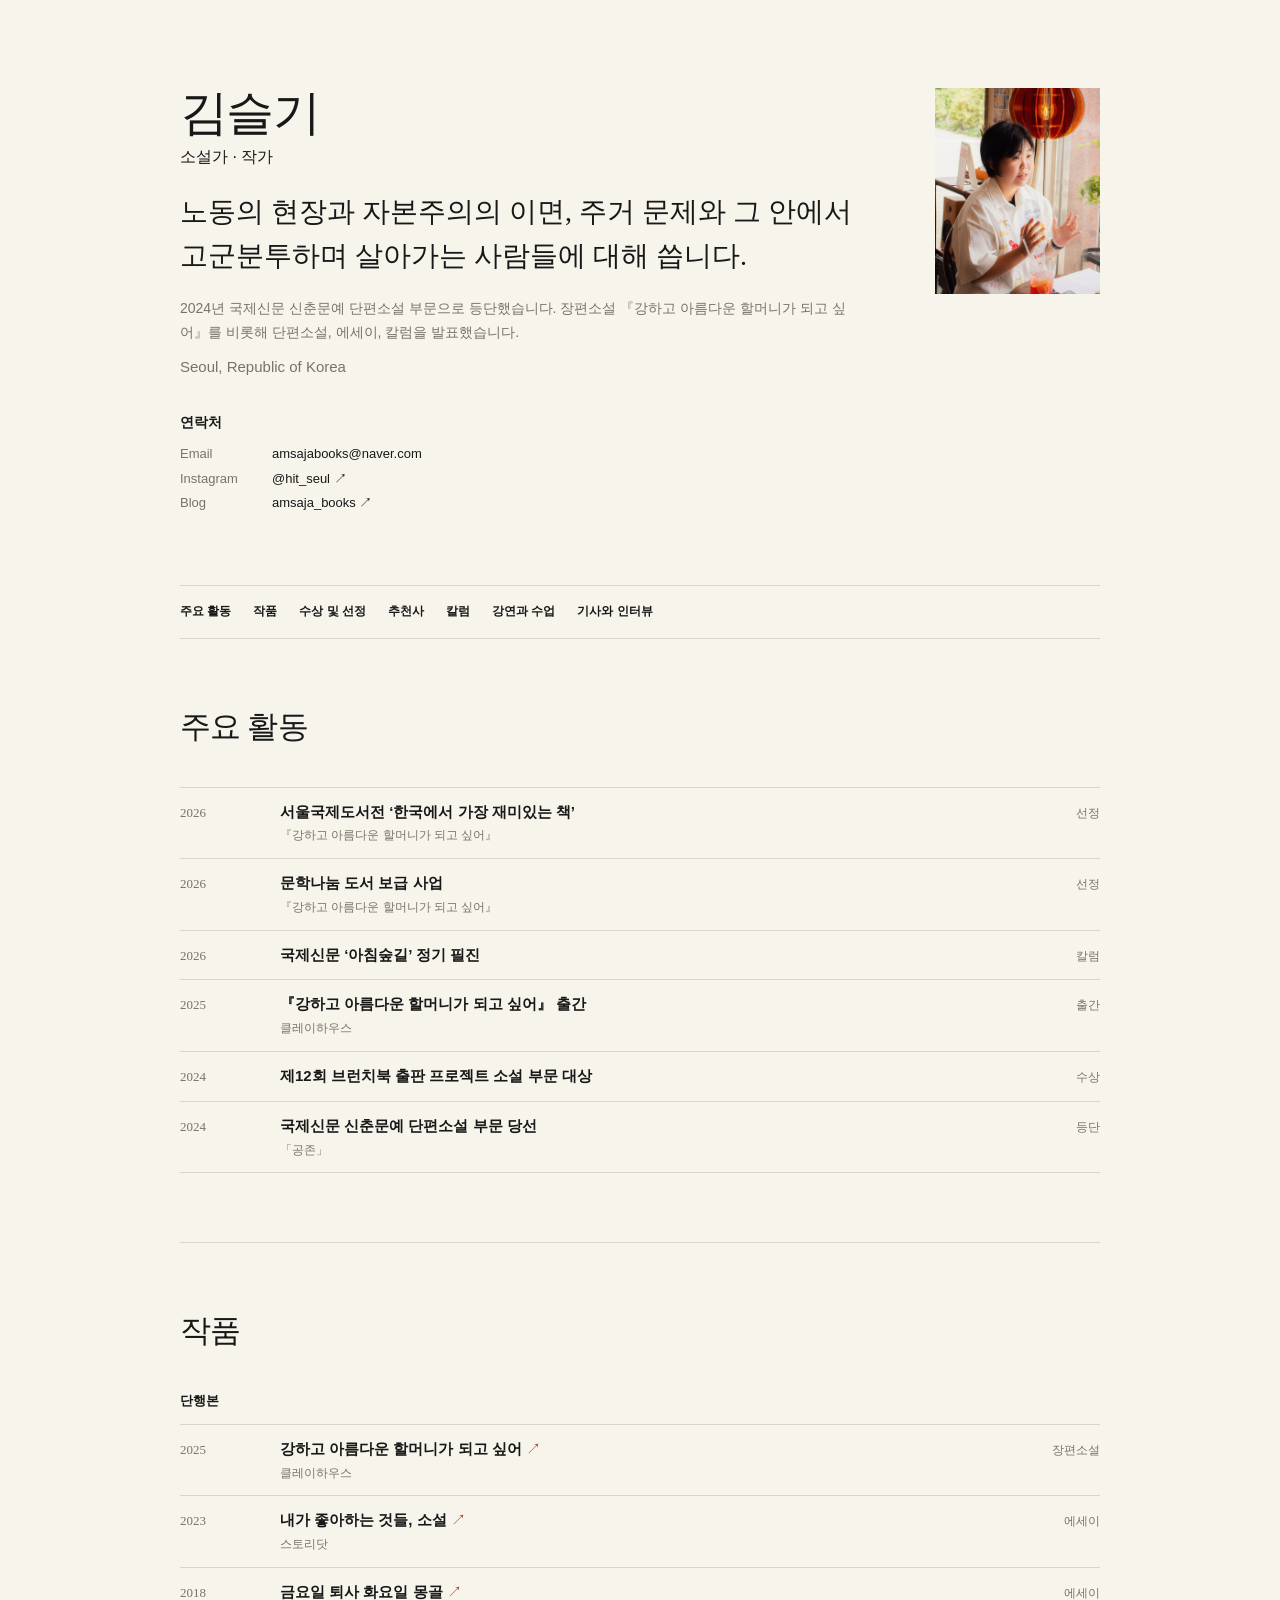
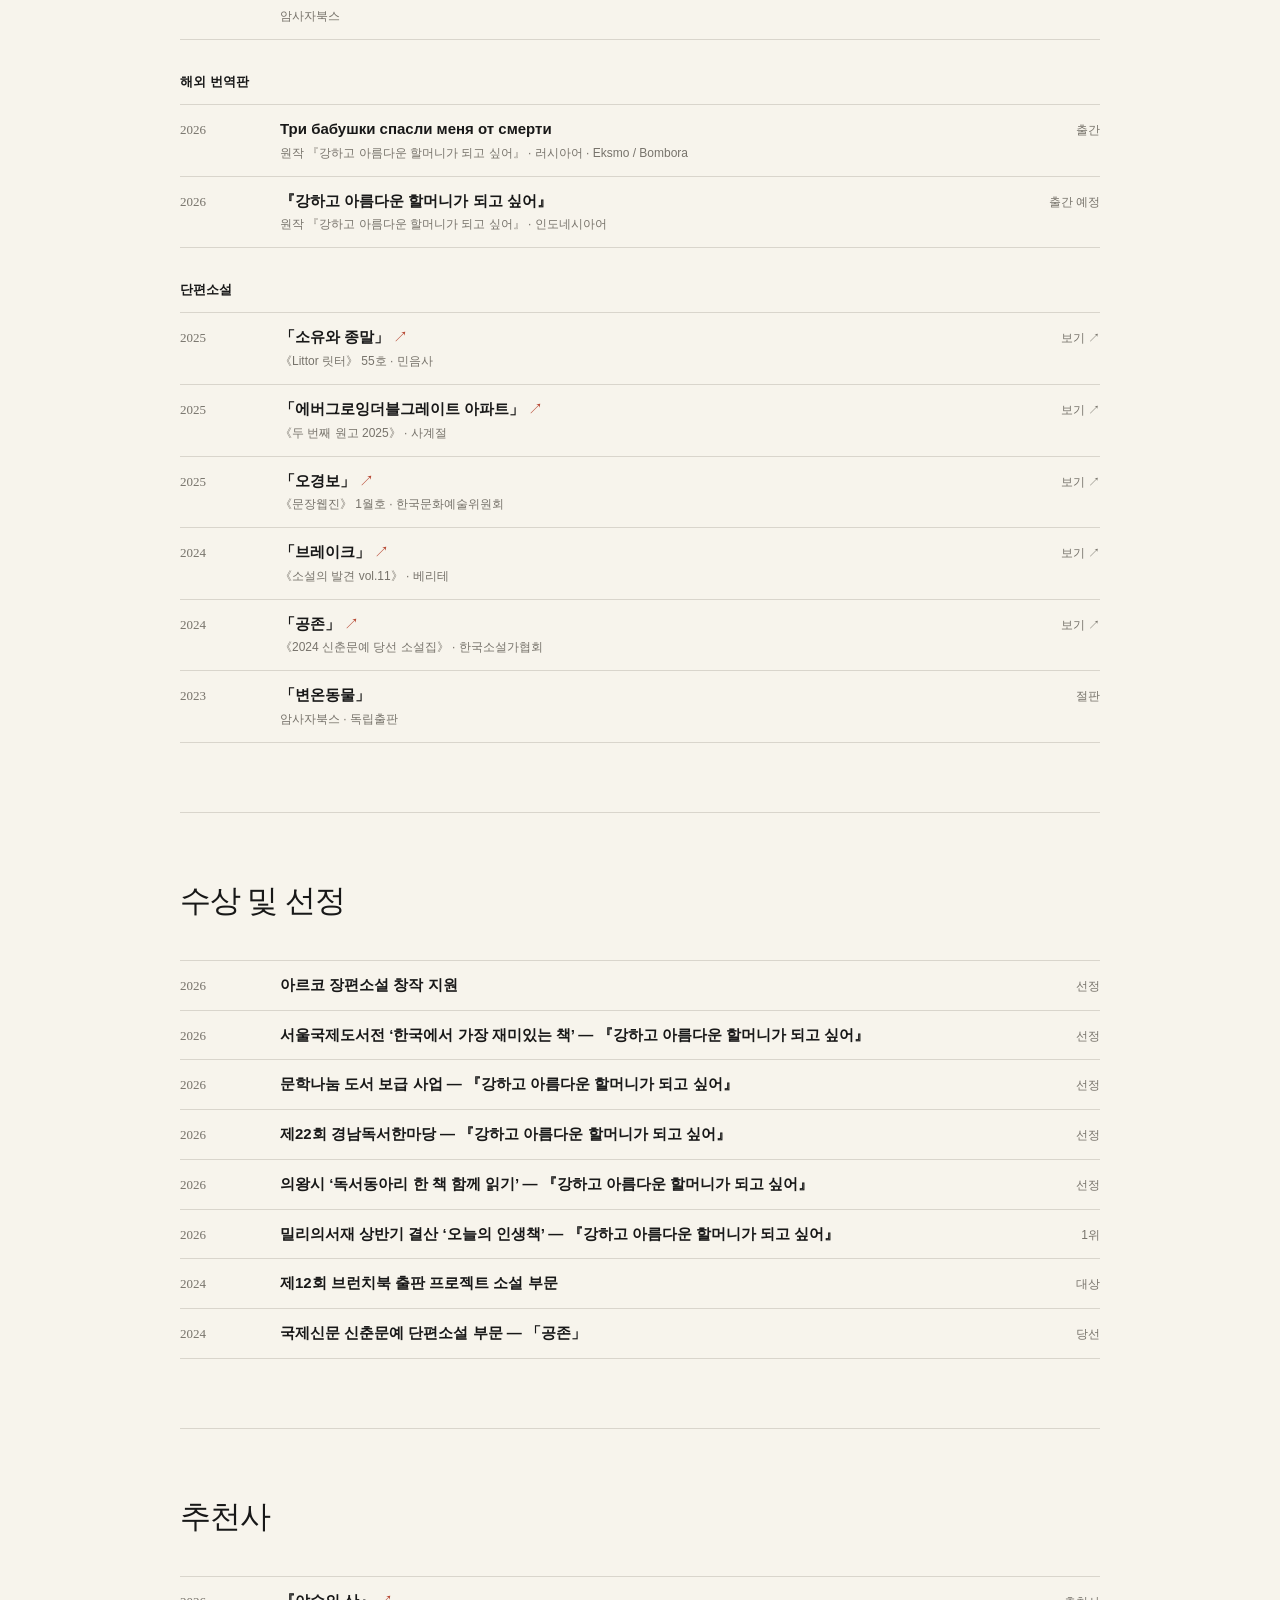
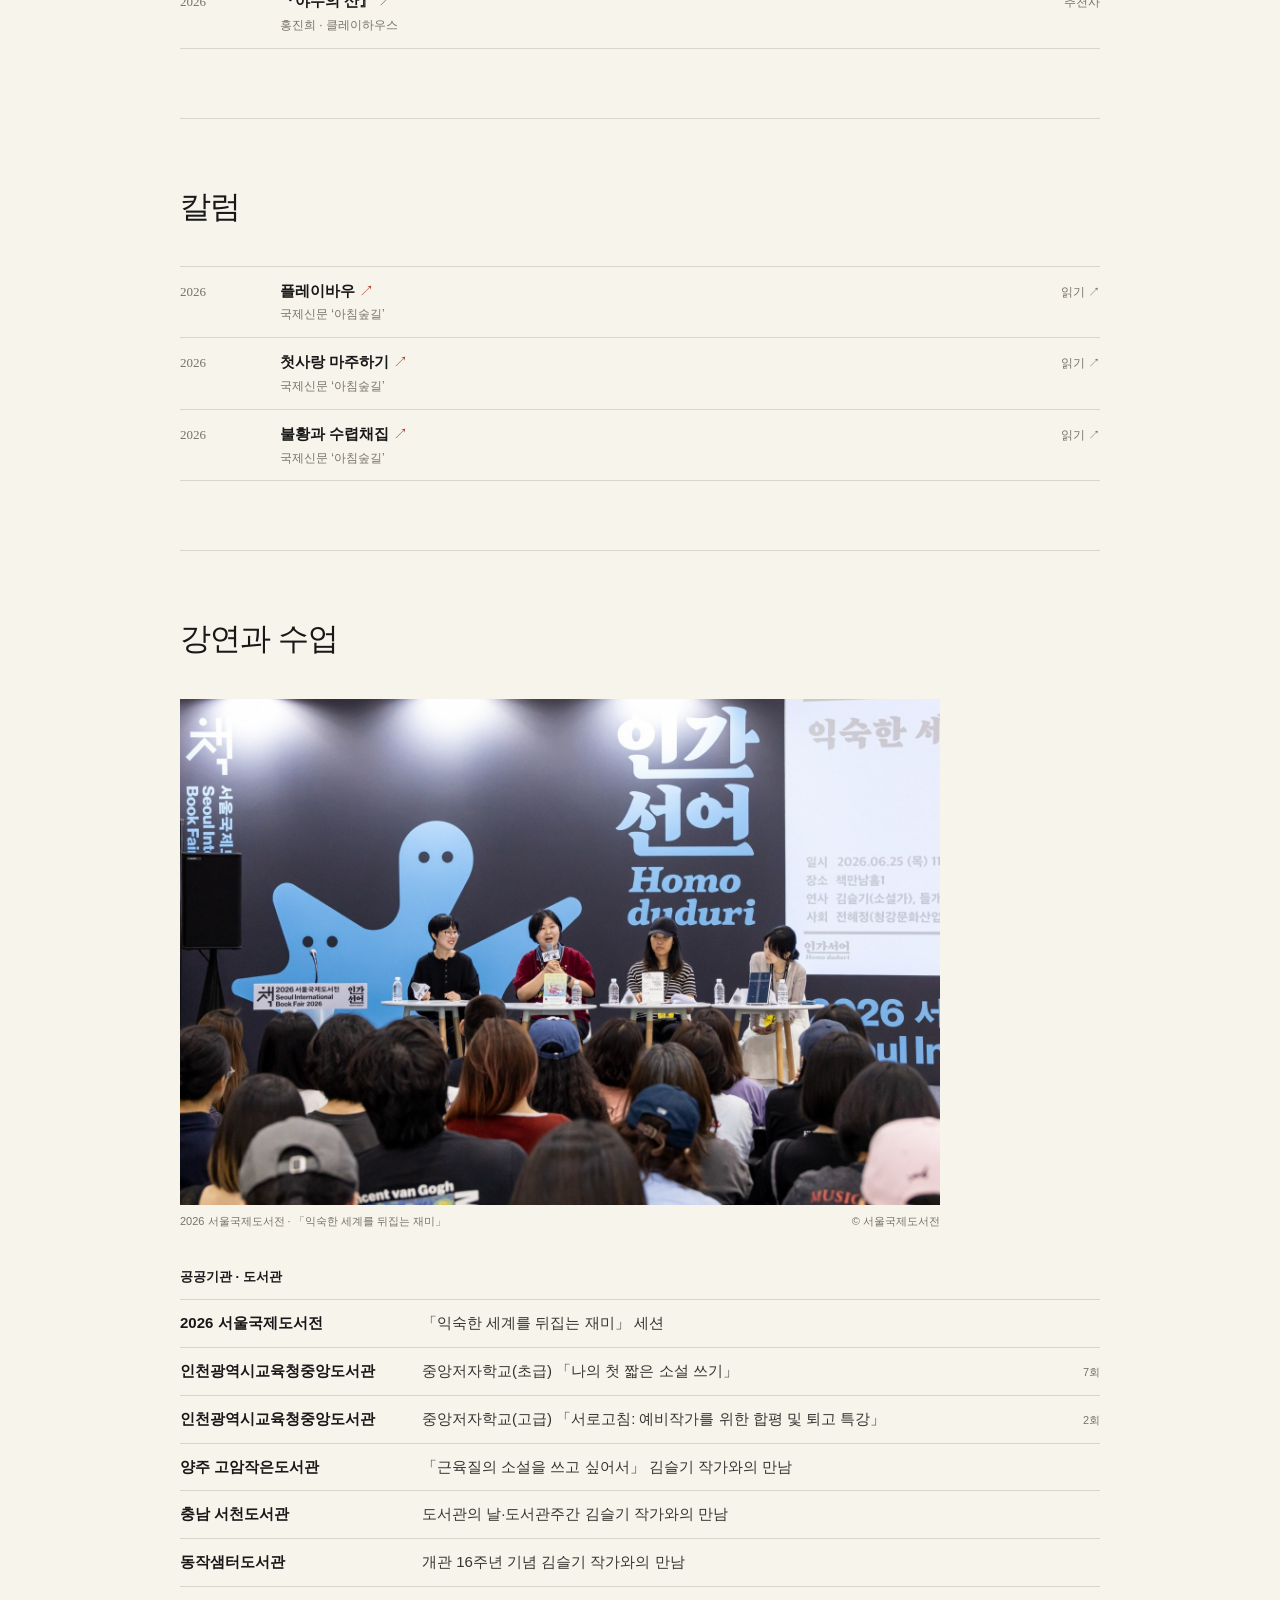
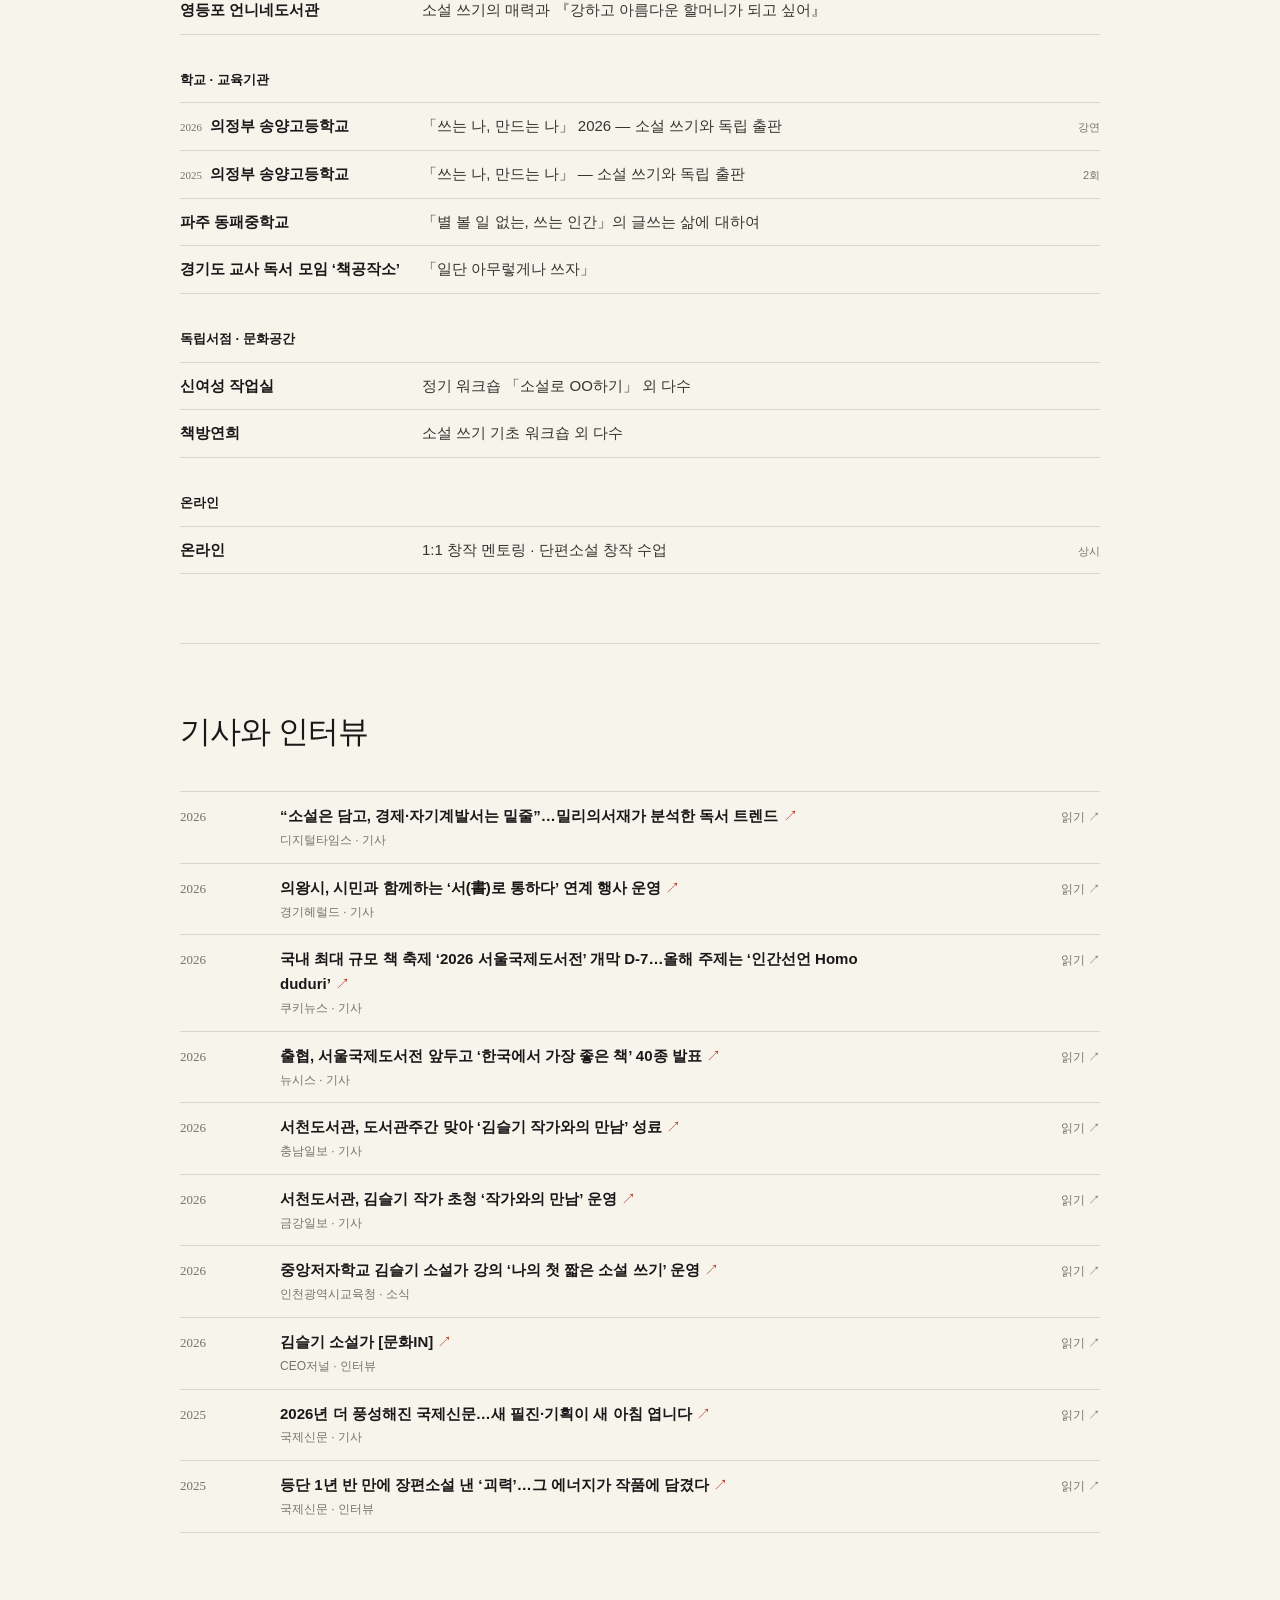
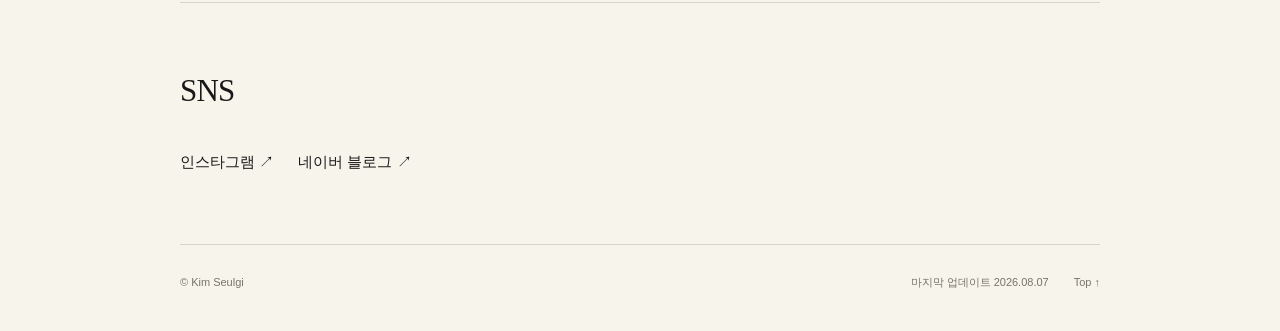
<file: index.html>
<!doctype html>
<html lang="ko">
<head>
  <meta charset="utf-8">
  <meta name="viewport" content="width=device-width,initial-scale=1">
  <meta name="description" content="소설가 김슬기 공식 홈페이지. 작품, 수상·선정, 번역, 칼럼, 강연, 기사와 인터뷰 아카이브.">
  <title>김슬기 | Kim Seulgi</title>
  <link rel="stylesheet" href="assets/style.css">
  <link rel="icon" href="assets/favicon.svg" type="image/svg+xml">
</head>
<body>
  <main class="site">
    <header class="profile" id="top">
      <div class="profile-copy">
        <h1 id="name"></h1>
        <p class="role" id="roles"></p>
        <p class="summary" id="summary"></p>
        <p class="focus" id="focus"></p>
        <p class="location" id="location"></p>

        <div class="contact-top">
          <h2>연락처</h2>
          <p><span>Email</span><span id="email"></span></p>
          <p><span>Instagram</span><a id="instagram" target="_blank" rel="noopener">@hit_seul ↗</a></p>
          <p><span>Blog</span><a id="blog" target="_blank" rel="noopener">amsaja_books ↗</a></p>
        </div>
      </div>
      <figure class="profile-photo"><img src="assets/images/profile.jpg" alt="소설가 김슬기"></figure>
    </header>

    <nav class="section-nav" aria-label="페이지 목차">
      <a href="#selected">주요 활동</a>
      <a href="#work">작품</a>
      <a href="#awards">수상 및 선정</a>
            <a href="#blurbs">추천사</a>
      <a href="#column">칼럼</a>
      <a href="#talks">강연과 수업</a>
      <a href="#press">기사와 인터뷰</a>
    </nav>


    <section id="selected">
      <h2>주요 활동</h2>
      <div id="selected-list" class="rows"></div>
    </section>

    <section id="work">
      <h2>작품</h2>
      <h3>단행본</h3>
      <div id="books" class="rows"></div>
      <h3>해외 번역판</h3>
      <div id="translations-list" class="rows"></div>
      <h3>단편소설</h3>
      <div id="short-fiction" class="rows"></div>
    </section>

    <section id="awards">
      <h2>수상 및 선정</h2>
      <div id="awards-list" class="rows"></div>
    </section>
<section id="blurbs">
      <h2>추천사</h2>
      <div id="blurbs-list" class="rows"></div>
    </section>

    <section id="column">
      <h2>칼럼</h2>
      <div id="columns-list" class="rows"></div>
    </section>

    <section id="talks">
      <h2>강연과 수업</h2>
      <figure class="talk-photo">
        <img src="assets/images/seoul-bookfair-2026.jpg" alt="2026 서울국제도서전 세션에서 이야기하는 김슬기 소설가">
        <figcaption>2026 서울국제도서전 · 「익숙한 세계를 뒤집는 재미」 <span>© 서울국제도서전</span></figcaption>
      </figure>
      <div id="talks-list"></div>
    </section>

    <section id="press">
      <h2>기사와 인터뷰</h2>
      <div id="press-list" class="rows press-rows"></div>
    </section>

    <section id="social">
      <h2>SNS</h2>
      <p class="social-links"><a id="social-instagram" target="_blank" rel="noopener">인스타그램 ↗</a><a id="social-blog" target="_blank" rel="noopener">네이버 블로그 ↗</a></p>
    </section>

    <footer>
      <span>© Kim Seulgi</span>
      <span id="updated"></span>
      <a href="#top">Top ↑</a>
    </footer>
  </main>
  <script src="assets/app.js"></script>
</body>
</html>
</file>
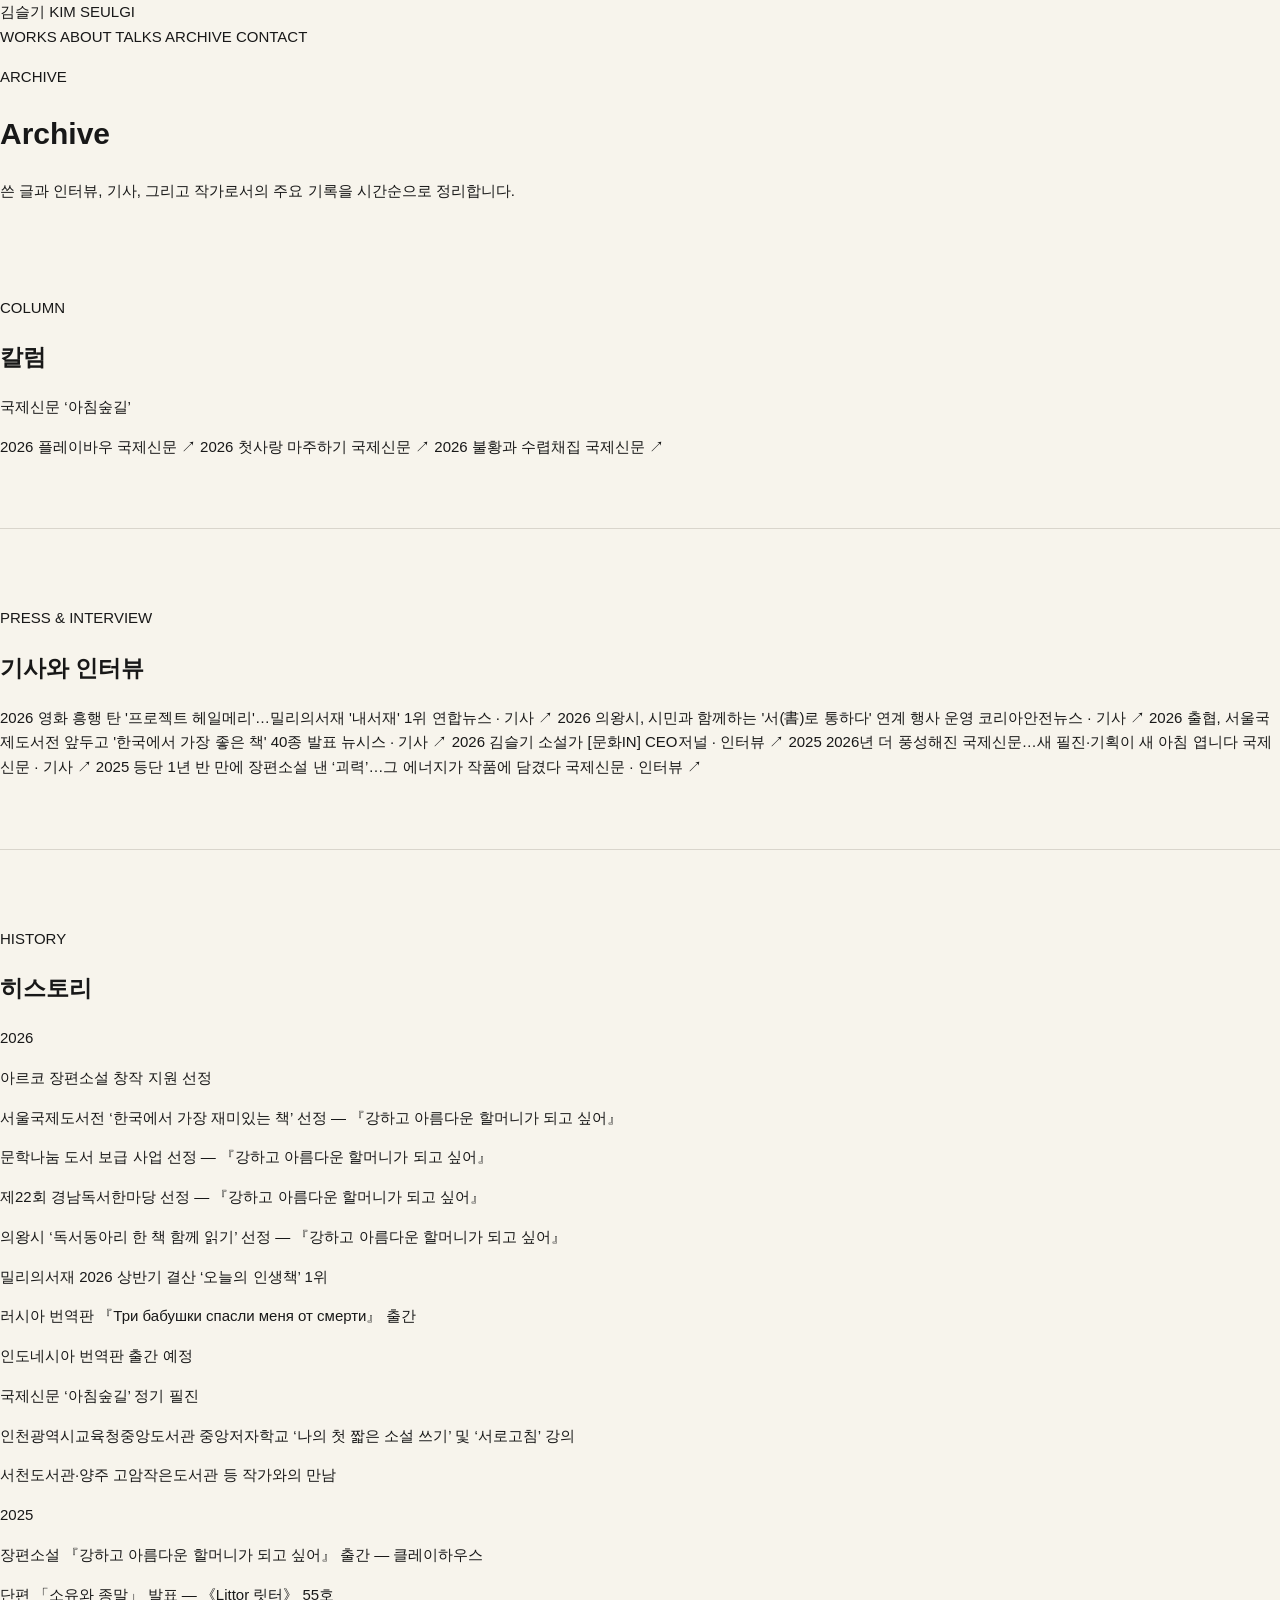
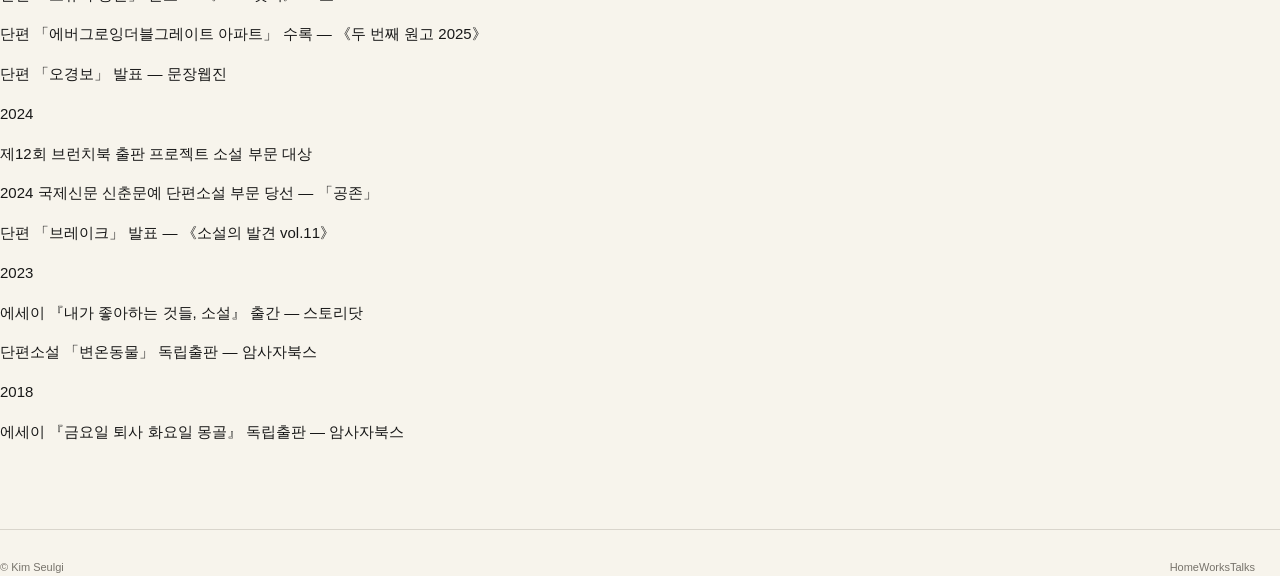
<file: archive.html>
<!doctype html>
<html lang="ko">
<head>
<meta charset="utf-8">
<meta name="viewport" content="width=device-width,initial-scale=1">
<meta name="description" content="김슬기 소설가의 칼럼, 기사·인터뷰와 주요 활동 기록.">
<meta property="og:type" content="website">
<meta property="og:title" content="아카이브 | 김슬기">
<meta property="og:description" content="김슬기가 쓴 칼럼과 외부 미디어 기록, 주요 활동 히스토리.">
<meta property="og:url" content="https://amsaja.kr/archive.html">
<meta property="og:image" content="https://amsaja.kr/assets/images/og-image.jpg">
<meta name="twitter:card" content="summary_large_image">
<link rel="canonical" href="https://amsaja.kr/archive.html">
<link rel="icon" href="assets/favicon.svg" type="image/svg+xml">
<link rel="stylesheet" href="assets/style.css">
<title>아카이브 | 김슬기</title>
</head>
<body class="archive-linear-page">
<header class="site-header">
  <a class="brand" href="index.html">김슬기 <span>KIM SEULGI</span></a>
  <nav>
    <a href="works.html">WORKS</a>
    <a href="index.html#about">ABOUT</a>
    <a href="talks.html">TALKS</a>
    <a class="active" href="archive.html">ARCHIVE</a>
    <a class="contact-link" href="index.html#contact">CONTACT</a>
  </nav>
</header>

<main class="linear-page">
  <header class="linear-intro">
    <p class="section-label">ARCHIVE</p>
    <h1>Archive</h1>
    <p>쓴 글과 인터뷰, 기사, 그리고 작가로서의 주요 기록을 시간순으로 정리합니다.</p>
  </header>

  <section id="columns" class="linear-section">
    <div class="linear-section-title">
      <p class="section-label">COLUMN</p>
      <h2>칼럼</h2>
      <p>국제신문 ‘아침숲길’</p>
    </div>
    <div id="column-list" class="linear-list"></div>
  </section>

  <section id="press" class="linear-section">
    <div class="linear-section-title">
      <p class="section-label">PRESS & INTERVIEW</p>
      <h2>기사와 인터뷰</h2>
    </div>
    <div id="media-list" class="linear-list"></div>
  </section>

  <section id="history" class="linear-section history-linear">
    <div class="linear-section-title">
      <p class="section-label">HISTORY</p>
      <h2>히스토리</h2>
    </div>
    <div id="history-list" class="linear-history"></div>
  </section>
</main>

<footer>
  <div>© Kim Seulgi</div>
  <div><a href="index.html">Home</a><a href="works.html">Works</a><a href="talks.html">Talks</a></div>
</footer>
<script src="assets/archive-linear.js"></script>
</body>
</html>
</file>
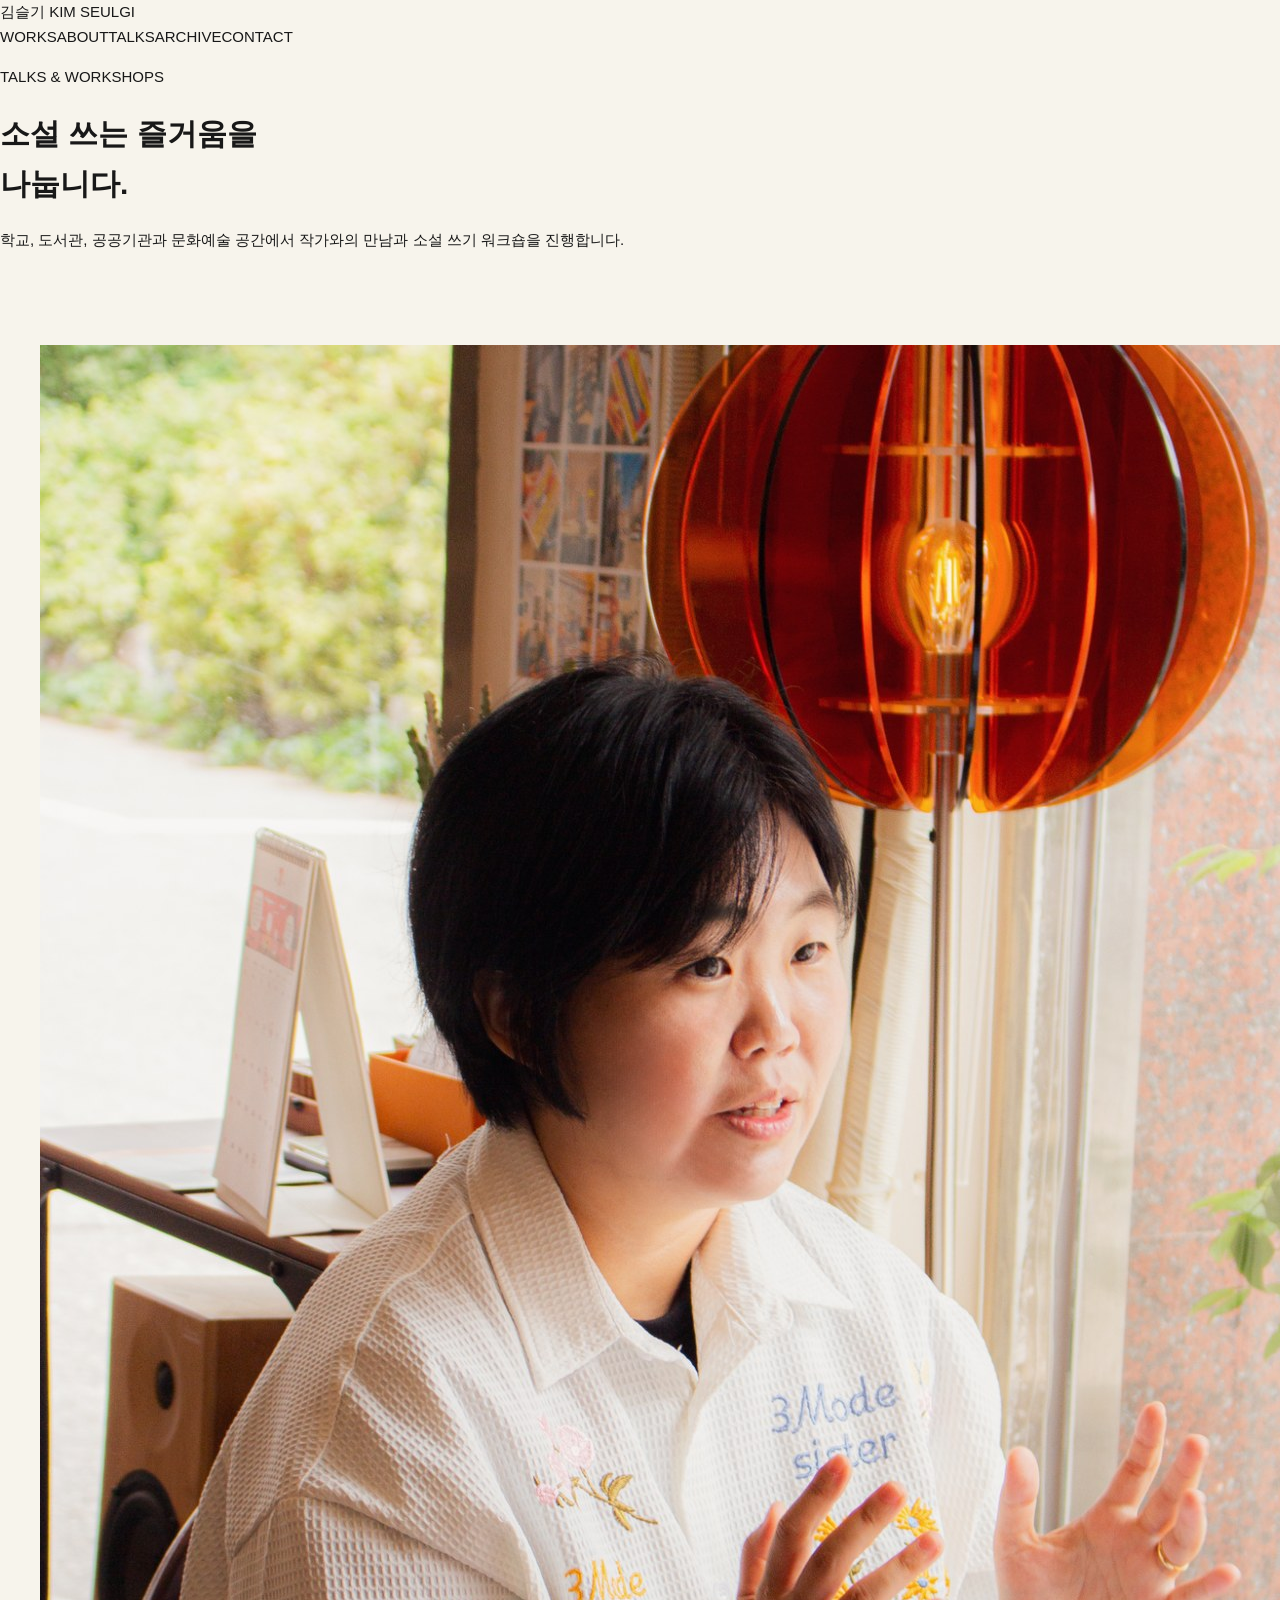
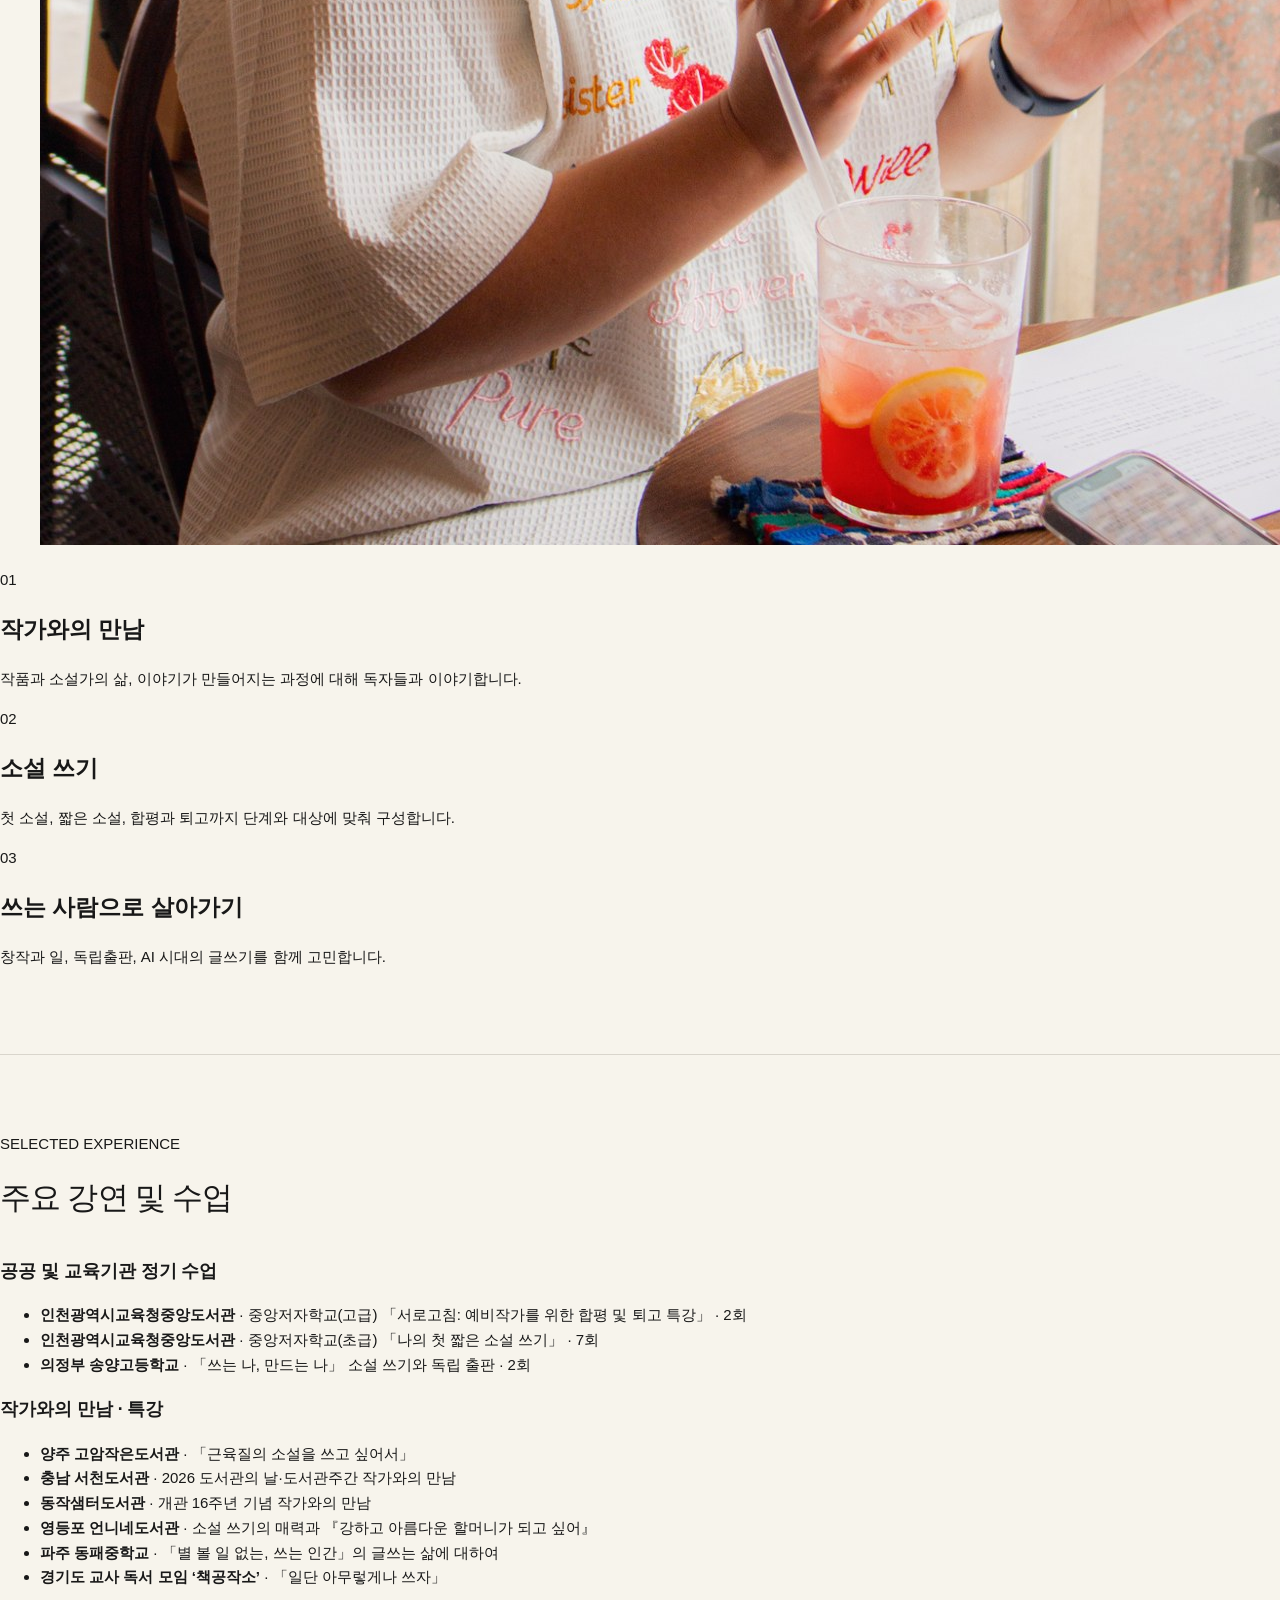
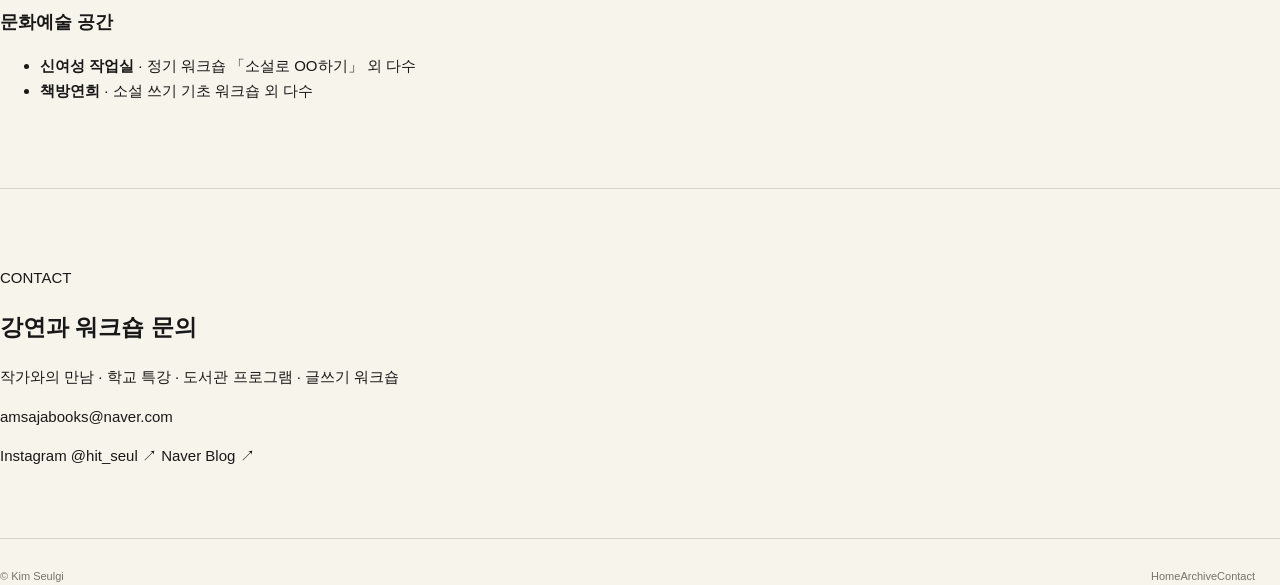
<file: talks.html>
<!doctype html>
<html lang="ko">
<head>
<meta charset="utf-8"><meta name="viewport" content="width=device-width,initial-scale=1">
<title>강연과 워크숍 | 김슬기</title>
<meta name="description" content="김슬기 소설가의 작가와의 만남, 소설 쓰기 수업, 강연과 워크숍.">

  <meta property="og:type" content="website">
  <meta property="og:title" content="강연과 워크숍 | 김슬기">
  <meta property="og:description" content="김슬기 소설가의 작가와의 만남, 소설 쓰기 수업, 강연과 워크숍.">
  <meta property="og:url" content="https://amsaja.kr/talks.html">
  <meta property="og:image" content="https://amsaja.kr/assets/images/og-image.jpg">
  <meta name="twitter:card" content="summary_large_image">
  <link rel="canonical" href="https://amsaja.kr/talks.html">
  <link rel="icon" href="assets/favicon.svg" type="image/svg+xml">
<link rel="stylesheet" href="assets/style.css">
</head>
<body>
<header class="site-header">
<a class="brand" href="index.html">김슬기 <span>KIM SEULGI</span></a>
<nav><a href="works.html">WORKS</a><a href="index.html#about">ABOUT</a><a class="active" href="talks.html">TALKS</a><a href="archive.html">ARCHIVE</a><a class="contact-link" href="index.html#contact">CONTACT</a></nav>
</header>
<main class="page">
<p class="section-label">TALKS & WORKSHOPS</p>
<h1>소설 쓰는 즐거움을<br>나눕니다.</h1>
<p class="page-lead">학교, 도서관, 공공기관과 문화예술 공간에서 작가와의 만남과 소설 쓰기 워크숍을 진행합니다.</p>

<section class="talks-hero">
<figure class="real-photo talk-page-photo"><img src="assets/images/hero.jpg" alt="이야기하고 있는 소설가 김슬기"></figure>
<div class="talk-programs">
<article><span>01</span><h2>작가와의 만남</h2><p>작품과 소설가의 삶, 이야기가 만들어지는 과정에 대해 독자들과 이야기합니다.</p></article>
<article><span>02</span><h2>소설 쓰기</h2><p>첫 소설, 짧은 소설, 합평과 퇴고까지 단계와 대상에 맞춰 구성합니다.</p></article>
<article><span>03</span><h2>쓰는 사람으로 살아가기</h2><p>창작과 일, 독립출판, AI 시대의 글쓰기를 함께 고민합니다.</p></article>
</div>
</section>

<section class="experience-section">
<p class="section-label">SELECTED EXPERIENCE</p><h2>주요 강연 및 수업</h2>
<div class="experience-group"><h3>공공 및 교육기관 정기 수업</h3>
<ul>
<li><strong>인천광역시교육청중앙도서관</strong> · 중앙저자학교(고급) 「서로고침: 예비작가를 위한 합평 및 퇴고 특강」 · 2회</li>
<li><strong>인천광역시교육청중앙도서관</strong> · 중앙저자학교(초급) 「나의 첫 짧은 소설 쓰기」 · 7회</li>
<li><strong>의정부 송양고등학교</strong> · 「쓰는 나, 만드는 나」 소설 쓰기와 독립 출판 · 2회</li>
</ul></div>
<div class="experience-group"><h3>작가와의 만남 · 특강</h3>
<ul>
<li><strong>양주 고암작은도서관</strong> · 「근육질의 소설을 쓰고 싶어서」</li>
<li><strong>충남 서천도서관</strong> · 2026 도서관의 날·도서관주간 작가와의 만남</li>
<li><strong>동작샘터도서관</strong> · 개관 16주년 기념 작가와의 만남</li>
<li><strong>영등포 언니네도서관</strong> · 소설 쓰기의 매력과 『강하고 아름다운 할머니가 되고 싶어』</li>
<li><strong>파주 동패중학교</strong> · 「별 볼 일 없는, 쓰는 인간」의 글쓰는 삶에 대하여</li>
<li><strong>경기도 교사 독서 모임 ‘책공작소’</strong> · 「일단 아무렇게나 쓰자」</li>
</ul></div>
<div class="experience-group"><h3>문화예술 공간</h3>
<ul>
<li><strong>신여성 작업실</strong> · 정기 워크숍 「소설로 OO하기」 외 다수</li>
<li><strong>책방연희</strong> · 소설 쓰기 기초 워크숍 외 다수</li>
</ul></div>
</section>

<section class="talk-contact-simple">
  <div>
    <p class="section-label">CONTACT</p>
    <h2>강연과 워크숍 문의</h2>
    <p class="talk-contact-desc">작가와의 만남 · 학교 특강 · 도서관 프로그램 · 글쓰기 워크숍</p>
  </div>
  <div class="talk-contact-details">
    <p class="email-plain">amsajabooks@naver.com</p>
    <div class="contact-social">
      <a href="https://instagram.com/hit_seul" target="_blank" rel="noopener">Instagram @hit_seul ↗</a>
      <a href="https://blog.naver.com/amsaja_books" target="_blank" rel="noopener">Naver Blog ↗</a>
    </div>
  </div>
</section>
</main>
<footer><div>© Kim Seulgi</div><div><a href="index.html">Home</a><a href="archive.html">Archive</a><span class="email-plain">Contact</span></div></footer>
</body></html>
</file>
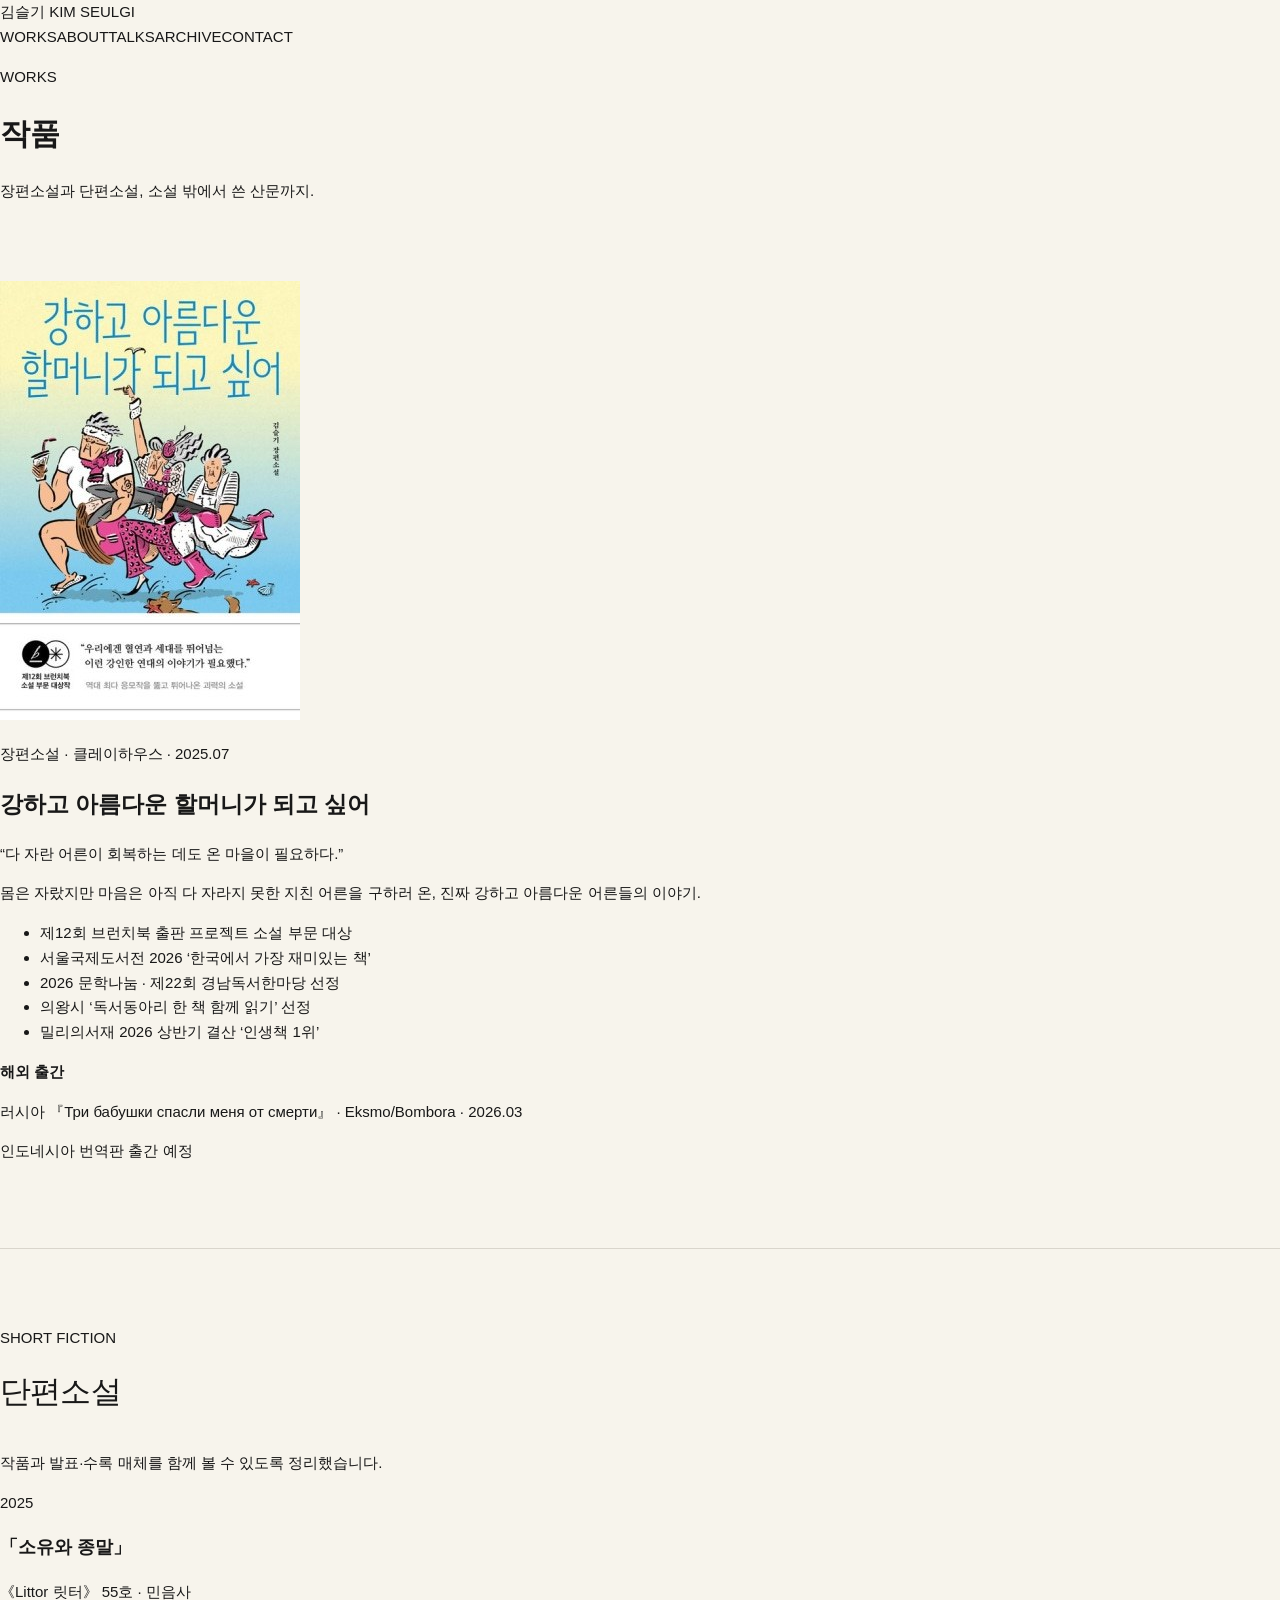
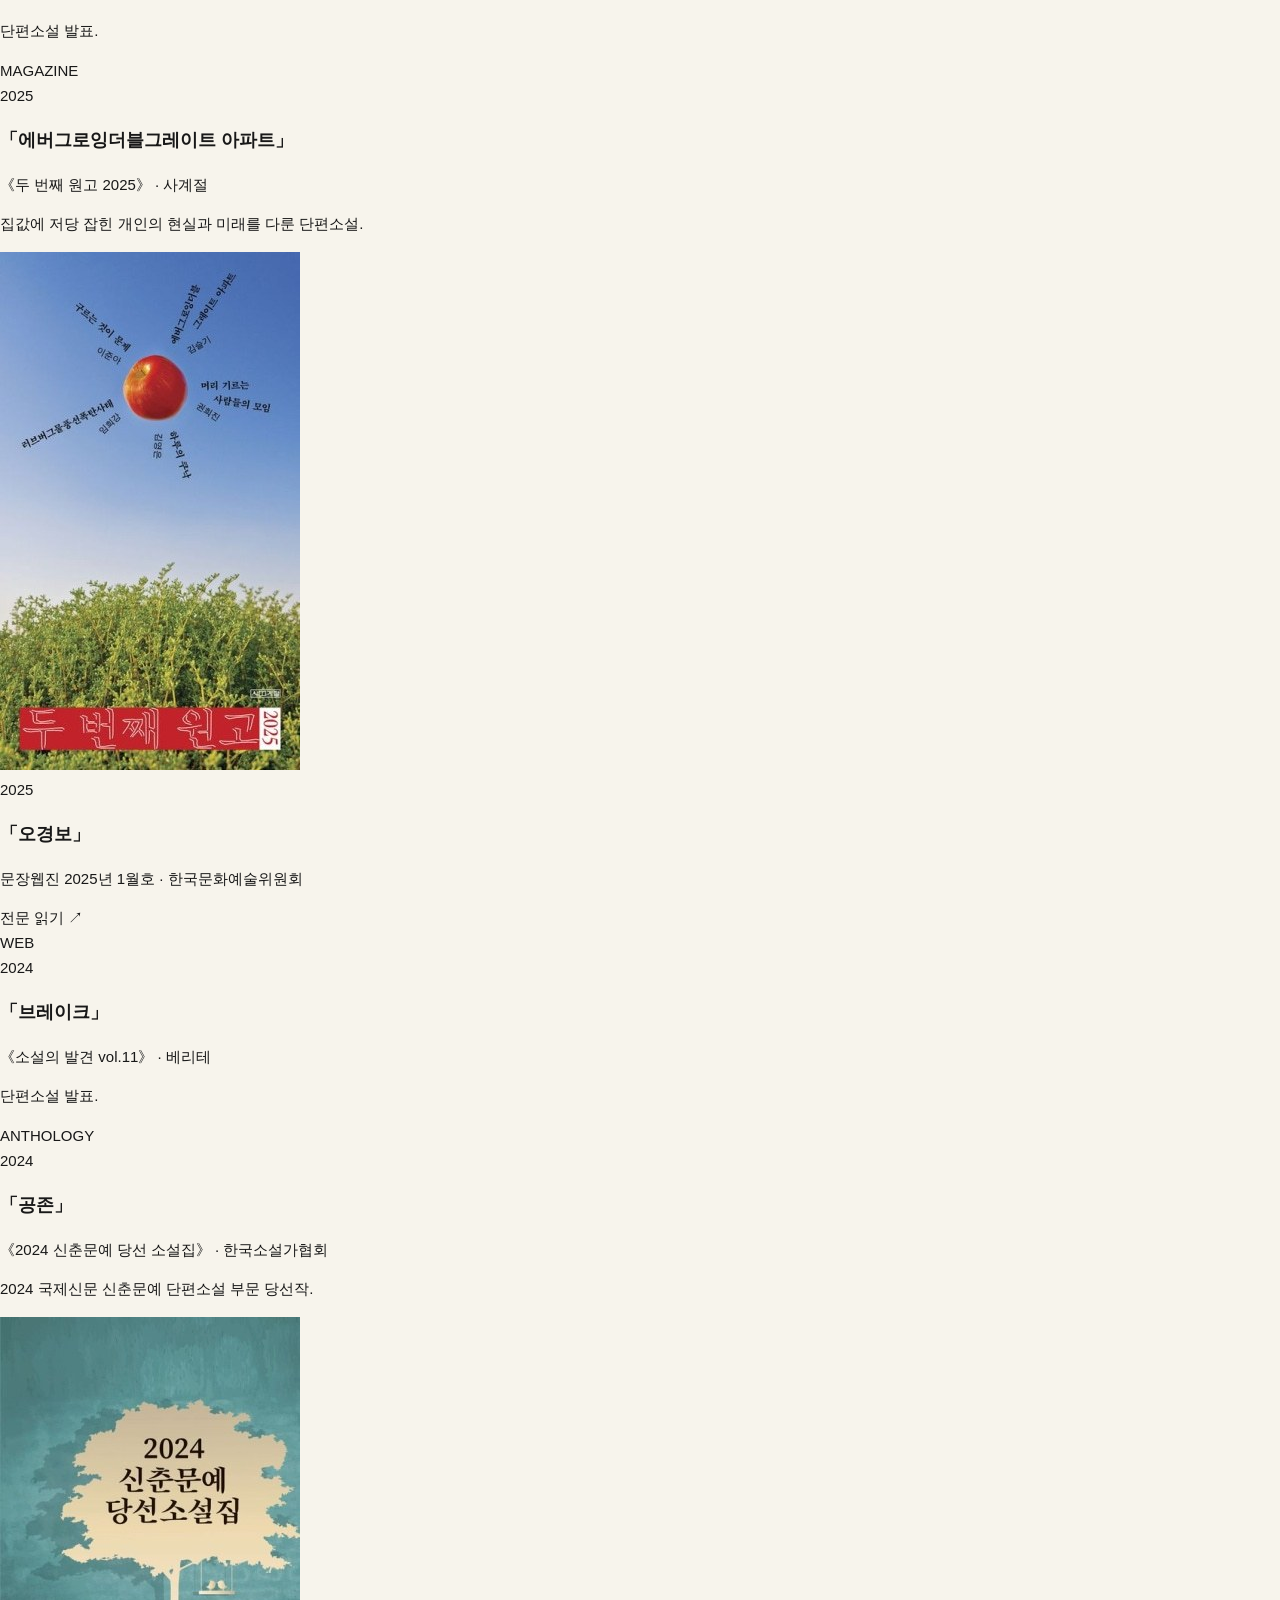
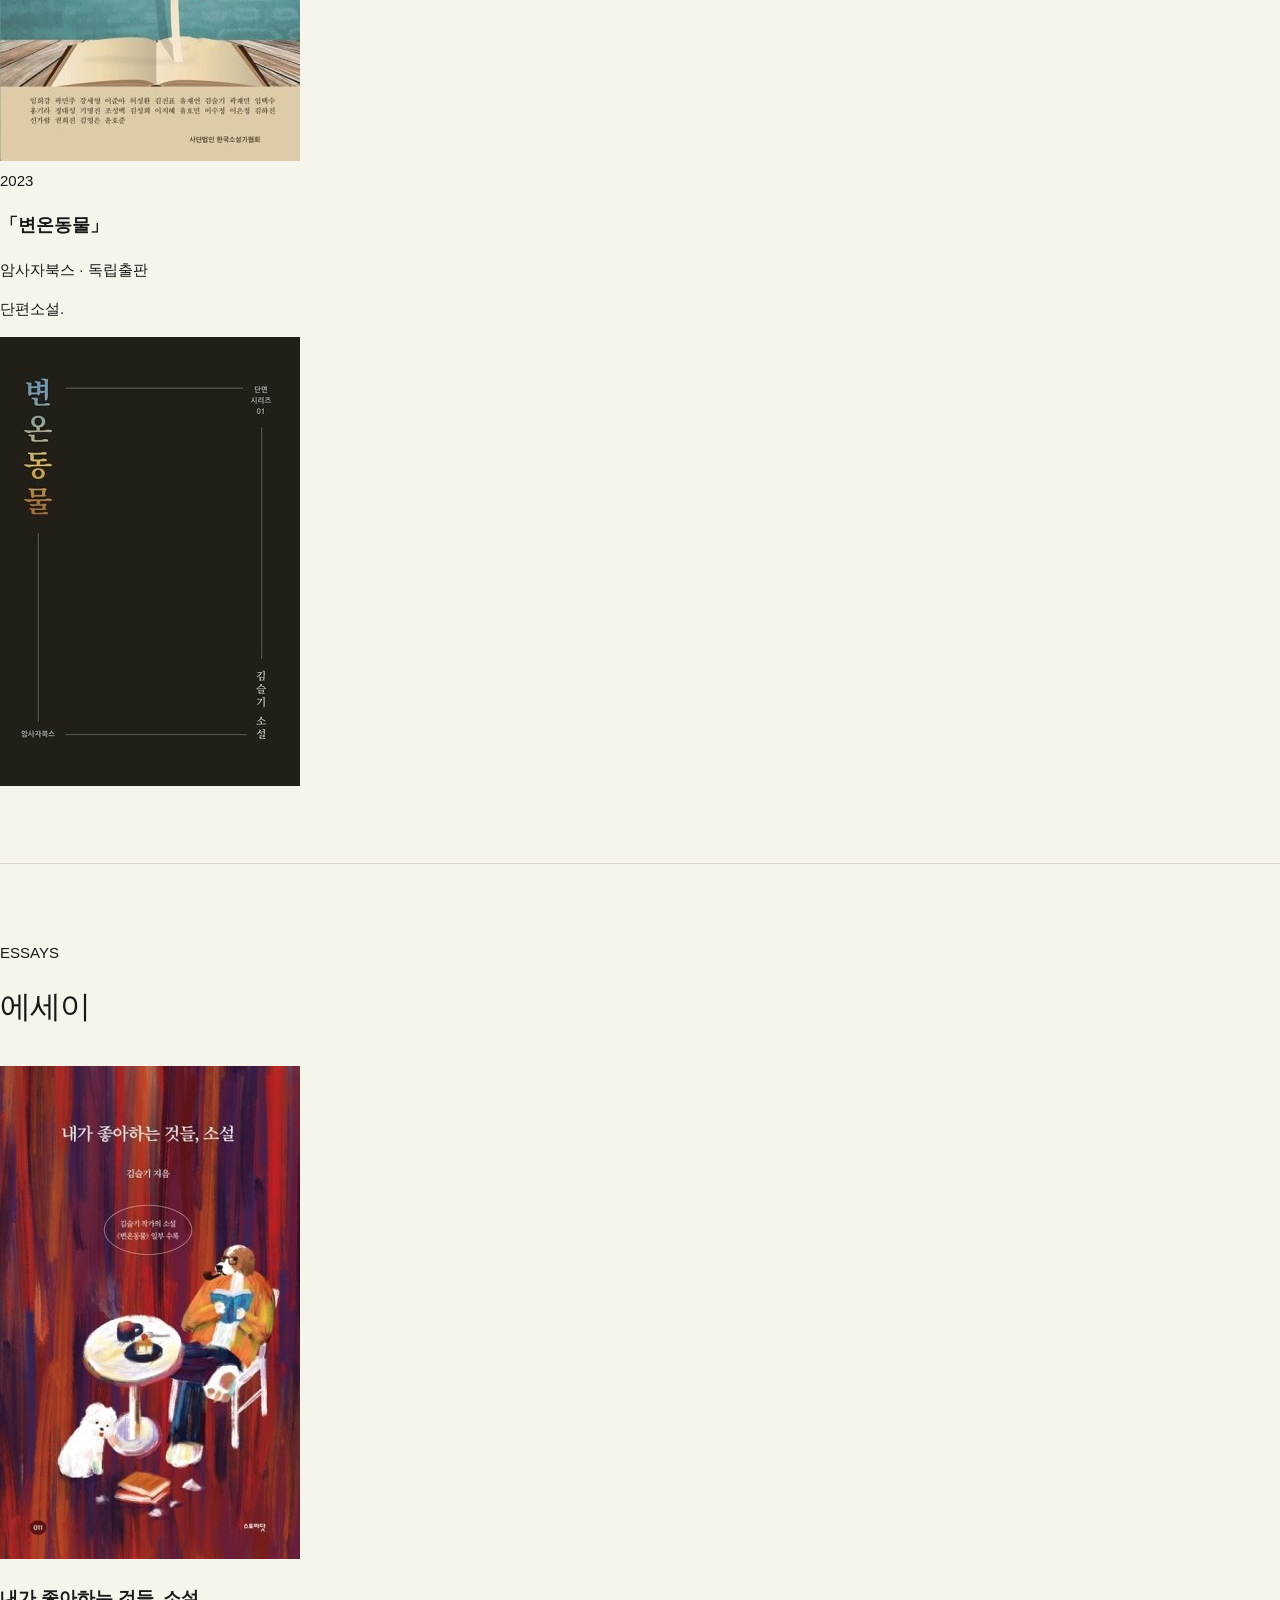
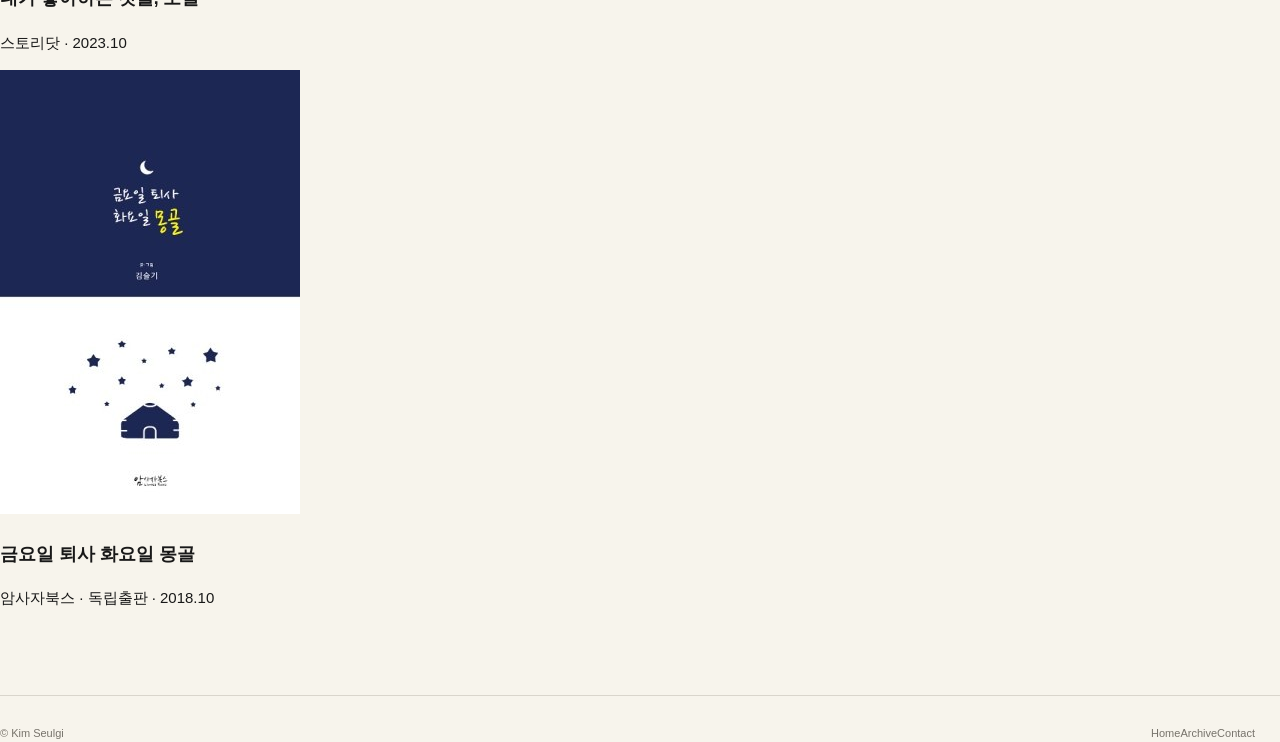
<file: works.html>
<!doctype html>
<html lang="ko">
<head>
  <meta charset="utf-8">
  <meta name="viewport" content="width=device-width,initial-scale=1">
  <title>작품 | 김슬기</title>
  <meta name="description" content="소설가 김슬기의 장편소설, 단편소설, 에세이 작품 목록.">
  
  <meta property="og:type" content="website">
  <meta property="og:title" content="작품 | 김슬기">
  <meta property="og:description" content="소설가 김슬기의 장편소설, 단편소설, 에세이 작품 목록.">
  <meta property="og:url" content="https://amsaja.kr/works.html">
  <meta property="og:image" content="https://amsaja.kr/assets/images/og-image.jpg">
  <meta name="twitter:card" content="summary_large_image">
  <link rel="canonical" href="https://amsaja.kr/works.html">
  <link rel="icon" href="assets/favicon.svg" type="image/svg+xml">
<link rel="stylesheet" href="assets/style.css">
</head>
<body>
<header class="site-header">
  <a class="brand" href="index.html">김슬기 <span>KIM SEULGI</span></a>
  <nav><a class="active" href="works.html">WORKS</a><a href="index.html#about">ABOUT</a><a href="talks.html">TALKS</a><a href="archive.html">ARCHIVE</a><a class="contact-link" href="index.html#contact">CONTACT</a></nav>
</header>
<main class="page">
  <p class="section-label">WORKS</p>
  <h1>작품</h1>
  <p class="page-lead">장편소설과 단편소설, 소설 밖에서 쓴 산문까지.</p>

  <section class="work-detail">
    <div class="book-cover real-cover"><img src="assets/images/book-grandmother.jpg" alt="강하고 아름다운 할머니가 되고 싶어 표지"></div>
    <div>
      <p class="meta">장편소설 · 클레이하우스 · 2025.07</p>
      <h2>강하고 아름다운 할머니가 되고 싶어</h2>
      <p class="quote">“다 자란 어른이 회복하는 데도 온 마을이 필요하다.”</p>
      <p>몸은 자랐지만 마음은 아직 다 자라지 못한 지친 어른을 구하러 온, 진짜 강하고 아름다운 어른들의 이야기.</p>
      <ul class="plain-list">
        <li>제12회 브런치북 출판 프로젝트 소설 부문 대상</li>
        <li>서울국제도서전 2026 ‘한국에서 가장 재미있는 책’</li>
        <li>2026 문학나눔 · 제22회 경남독서한마당 선정</li>
        <li>의왕시 ‘독서동아리 한 책 함께 읽기’ 선정</li>
        <li>밀리의서재 2026 상반기 결산 ‘인생책 1위’</li>
      </ul>
      <div class="translation-box">
        <strong>해외 출간</strong>
        <p>러시아 『Три бабушки спасли меня от смерти』 · Eksmo/Bombora · 2026.03</p>
        <p>인도네시아 번역판 출간 예정</p>
      </div>
    </div>
  </section>

  <section class="works-gallery short-fiction-section">
    <p class="section-label">SHORT FICTION</p>
    <h2>단편소설</h2>
    <p class="works-section-intro">작품과 발표·수록 매체를 함께 볼 수 있도록 정리했습니다.</p>

    <div class="short-fiction-list">
      <article class="fiction-card no-cover">
        <div class="fiction-year">2025</div>
        <div class="fiction-copy">
          <h3>「소유와 종말」</h3>
          <p class="fiction-source">《Littor 릿터》 55호 · 민음사</p>
          <p>단편소설 발표.</p>
        </div>
        <div class="fiction-medium">MAGAZINE</div>
      </article>

      <article class="fiction-card">
        <div class="fiction-year">2025</div>
        <div class="fiction-copy">
          <h3>「에버그로잉더블그레이트 아파트」</h3>
          <p class="fiction-source">《두 번째 원고 2025》 · 사계절</p>
          <p>집값에 저당 잡힌 개인의 현실과 미래를 다룬 단편소설.</p>
        </div>
        <img class="fiction-cover" src="assets/images/book-second-2025.jpg" alt="두 번째 원고 2025 표지">
      </article>

      <article class="fiction-card web-fiction">
        <div class="fiction-year">2025</div>
        <div class="fiction-copy">
          <h3>「오경보」</h3>
          <p class="fiction-source">문장웹진 2025년 1월호 · 한국문화예술위원회</p>
          <a class="fiction-link" href="https://munjang.or.kr/board.es?mid=a20103000000&bid=0003&act=view&ord=B&list_no=103832&nPage=1&c_page=" target="_blank" rel="noopener">전문 읽기 ↗</a>
        </div>
        <div class="fiction-medium web-badge">WEB</div>
      </article>

      <article class="fiction-card no-cover">
        <div class="fiction-year">2024</div>
        <div class="fiction-copy">
          <h3>「브레이크」</h3>
          <p class="fiction-source">《소설의 발견 vol.11》 · 베리테</p>
          <p>단편소설 발표.</p>
        </div>
        <div class="fiction-medium">ANTHOLOGY</div>
      </article>

      <article class="fiction-card">
        <div class="fiction-year">2024</div>
        <div class="fiction-copy">
          <h3>「공존」</h3>
          <p class="fiction-source">《2024 신춘문예 당선 소설집》 · 한국소설가협회</p>
          <p>2024 국제신문 신춘문예 단편소설 부문 당선작.</p>
        </div>
        <img class="fiction-cover" src="assets/images/book-spring2024.jpg" alt="2024 신춘문예 당선소설집 표지">
      </article>

      <article class="fiction-card">
        <div class="fiction-year">2023</div>
        <div class="fiction-copy">
          <h3>「변온동물」</h3>
          <p class="fiction-source">암사자북스 · 독립출판</p>
          <p>단편소설.</p>
        </div>
        <img class="fiction-cover" src="assets/images/book-warmblood.jpg" alt="변온동물 표지">
      </article>
    </div>
  </section>

  <section class="works-gallery">
    <p class="section-label">ESSAYS</p>
    <h2>에세이</h2>
    <div class="publication-grid compact-publications">
      <article><img src="assets/images/book-likes.jpg" alt="내가 좋아하는 것들, 소설"><h3>내가 좋아하는 것들, 소설</h3><p>스토리닷 · 2023.10</p></article>
      <article><img src="assets/images/book-mongol.jpg" alt="금요일 퇴사 화요일 몽골"><h3>금요일 퇴사 화요일 몽골</h3><p>암사자북스 · 독립출판 · 2018.10</p></article>
    </div>
  </section>

  
</main>
<footer><div>© Kim Seulgi</div><div><a href="index.html">Home</a><a href="archive.html">Archive</a><span class="email-plain">Contact</span></div></footer>
</body></html>
</file>
<file: assets/style.css>
:root{
  --bg:#f7f4ec;
  --paper:#fbfaf6;
  --ink:#181818;
  --muted:#77736b;
  --line:#d9d5cc;
  --accent:#b84b36;
  --max:920px;
}
*{box-sizing:border-box}
html{scroll-behavior:smooth}
body{
  margin:0;
  background:var(--bg);
  color:var(--ink);
  font-family:-apple-system,BlinkMacSystemFont,"Pretendard","Noto Sans KR","Apple SD Gothic Neo",Arial,sans-serif;
  font-size:15px;
  line-height:1.65;
}
a{color:inherit;text-decoration:none}
a:hover{text-decoration:underline;text-underline-offset:3px}
.site{
  width:min(calc(100% - 48px),var(--max));
  margin:0 auto;
  padding:86px 0 40px;
}
.profile{
  display:grid;
  grid-template-columns:minmax(0,1fr) 165px;
  gap:70px;
  align-items:start;
  padding-bottom:68px;
}
.profile h1{
  margin:0 0 4px;
  font-family:Georgia,"Noto Serif KR",serif;
  font-size:48px;
  line-height:1.12;
  font-weight:500;
  letter-spacing:-.035em;
}
.role{margin:0 0 20px;font-size:16px}
.summary{
  max-width:650px;
  margin:0 0 11px;
  font-family:Georgia,"Noto Serif KR",serif;
  font-size:19px;
  line-height:1.65;
}
.focus,.location{max-width:650px;color:var(--muted);margin:0 0 10px}
.profile-photo{margin:2px 0 0}
.profile-photo img{display:block;width:100%;aspect-ratio:4/5;object-fit:cover}
.contact-top{margin-top:32px}
.contact-top h2{
  margin:0 0 9px;
  font-size:14px;
  font-weight:700;
}
.contact-top p{
  display:grid;
  grid-template-columns:92px 1fr;
  margin:3px 0;
  font-size:13px;
}
.contact-top p span:first-child{color:var(--muted)}
.section-nav{
  display:flex;
  flex-wrap:wrap;
  gap:8px 22px;
  padding:16px 0 17px;
  border-top:1px solid var(--line);
  border-bottom:1px solid var(--line);
  font-size:12px;
  font-weight:650;
}
section{
  padding:62px 0 69px;
  border-bottom:1px solid var(--line);
}
section>h2{
  margin:0 0 34px;
  font-family:Georgia,"Noto Serif KR",serif;
  font-size:31px;
  font-weight:500;
  letter-spacing:-.025em;
}
section>h3,.talk-group h3{
  margin:31px 0 12px;
  font-size:13px;
  font-weight:700;
}
section>h2+h3{margin-top:0}
.rows{border-top:1px solid var(--line)}
.row{
  display:grid;
  grid-template-columns:78px minmax(0,1fr) 190px;
  gap:22px;
  padding:12px 0;
  border-bottom:1px solid var(--line);
  align-items:baseline;
}
.row .year{font-family:Georgia,serif;color:var(--muted);font-size:13px}
.row .main{min-width:0}
.row .title{font-weight:600}
.row .sub{display:block;margin-top:2px;color:var(--muted);font-size:12px}
.row .right{justify-self:end;text-align:right;color:var(--muted);font-size:12px}
.row.linked .title:after{content:" ↗";font-weight:400;color:var(--accent)}
.talk-photo{width:min(100%,760px);margin:0 0 36px}
.talk-photo img{display:block;width:100%;height:auto}
.talk-photo figcaption{
  display:flex;
  justify-content:space-between;
  gap:20px;
  margin-top:7px;
  color:var(--muted);
  font-size:11px;
}
.talk-group{margin-top:34px}
.talk-group:first-child{margin-top:0}
.talk-list{border-top:1px solid var(--line)}
.talk-item{
  display:grid;
  grid-template-columns:220px minmax(0,1fr) 58px;
  gap:22px;
  padding:11px 0;
  border-bottom:1px solid var(--line);
  align-items:baseline;
}
.talk-place{font-weight:600}
.talk-title{color:#373532}
.talk-detail{justify-self:end;color:var(--muted);font-size:11px}
.social-links{display:flex;gap:24px;margin:0}
footer{
  display:grid;
  grid-template-columns:1fr auto auto;
  gap:25px;
  padding:28px 0 0;
  color:var(--muted);
  font-size:11px;
}
@media(max-width:700px){
  .site{width:min(calc(100% - 34px),var(--max));padding-top:46px}
  .profile{grid-template-columns:1fr;gap:26px;padding-bottom:46px}
  .profile-photo{grid-row:1;width:92px;margin-left:auto}
  .profile-photo img{aspect-ratio:1/1;border-radius:50%}
  .profile h1{font-size:40px}
  .summary{font-size:17px}
  .section-nav{gap:8px 16px}
  section{padding:48px 0 54px}
  section>h2{font-size:27px;margin-bottom:25px}
  .row{grid-template-columns:52px minmax(0,1fr) 22px;gap:10px}
  .row .right{font-size:0}
  .row.linked .right:after{content:"↗";font-size:14px;color:var(--accent)}
  .row:not(.linked) .right{display:none}
  .talk-photo figcaption{display:block}
  .talk-photo figcaption span{display:block;margin-top:2px}
  .talk-item{grid-template-columns:1fr 40px;gap:2px 10px}
  .talk-place{grid-column:1}
  .talk-title{grid-column:1;color:var(--muted);font-size:13px}
  .talk-detail{grid-column:2;grid-row:1/3;align-self:center}
  footer{grid-template-columns:1fr auto}
  footer span:nth-child(2){grid-column:1;grid-row:2}
}


/* v1.1 additions */
.ko-label{
  font-family:-apple-system,BlinkMacSystemFont,"Pretendard","Noto Sans KR",sans-serif;
  font-size:.52em;
  font-weight:500;
  color:var(--muted);
  vertical-align:middle;
}


.talk-year{
  display:inline-block;
  margin-right:8px;
  color:var(--muted);
  font-family:Georgia,serif;
  font-size:11px;
  font-style:normal;
  font-weight:400;
}


/* final data-split edition */
.summary{
  font-size:clamp(20px,2.45vw,28px);
  line-height:1.55;
  max-width:690px;
  margin-bottom:20px;
}
.focus{
  max-width:690px;
  font-size:14px;
  line-height:1.7;
}
.data-error{
  width:min(calc(100% - 48px),920px);
  margin:20px auto;
  padding:14px 0;
  color:#9d392d;
  font-size:13px;
}
</file>
